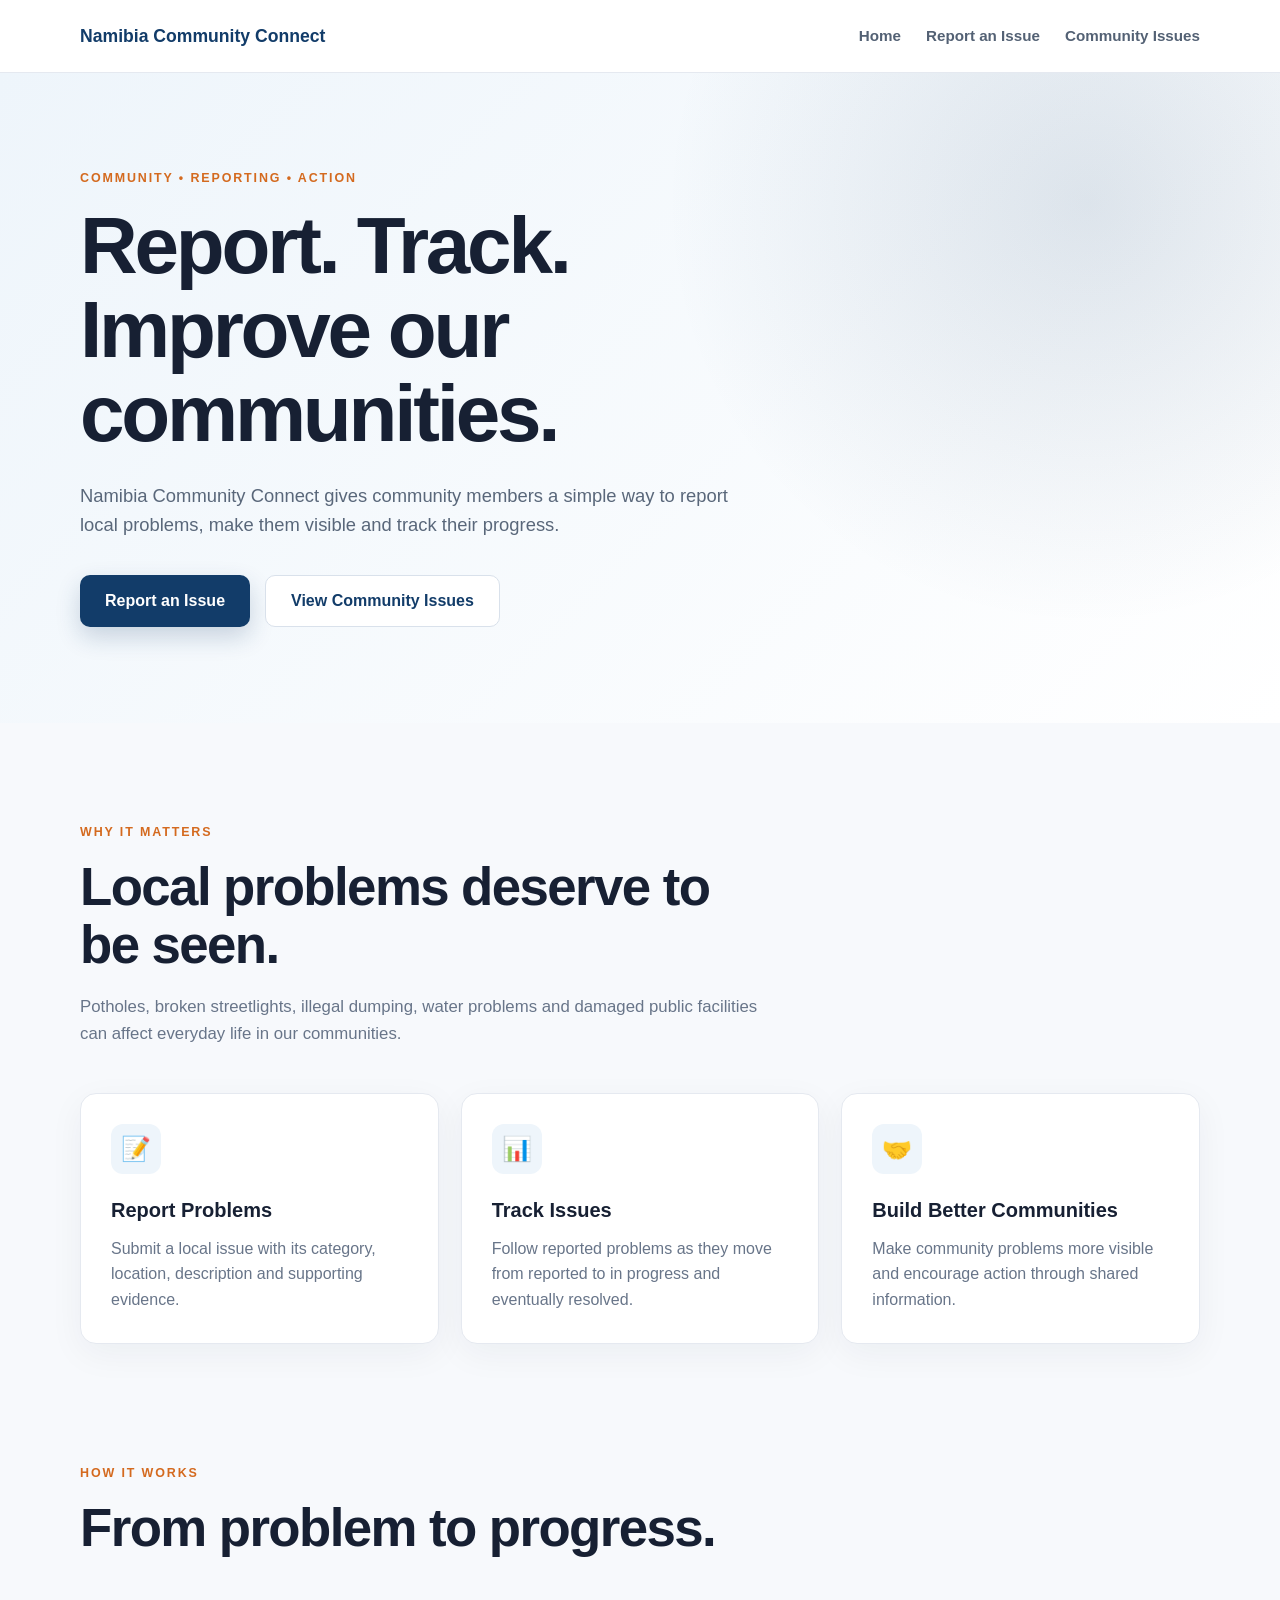
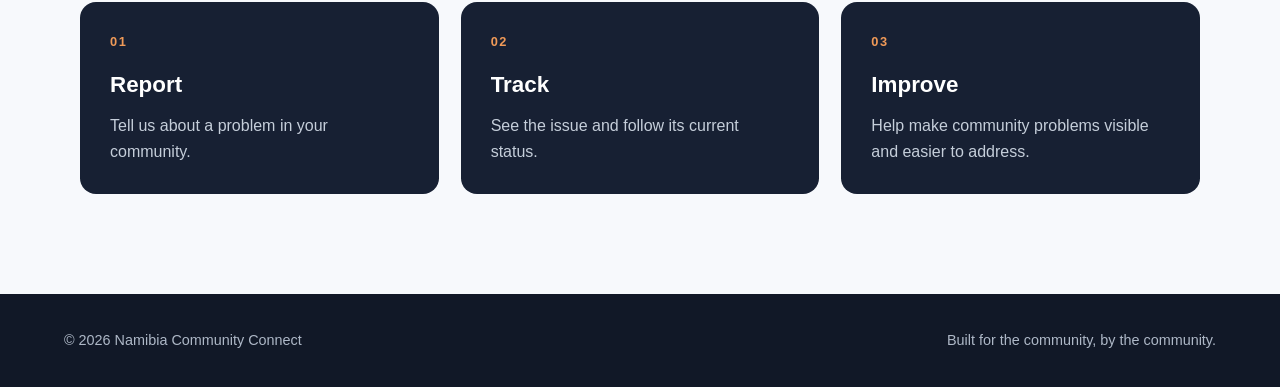
<file: index.html>
<!DOCTYPE html>
<html lang="en">
<head>
    <meta charset="UTF-8">

    <meta
        name="viewport"
        content="width=device-width, initial-scale=1.0"
    >

    <meta
        name="description"
        content="Namibia Community Connect - Report, track and improve community issues."
    >

    <title>Namibia Community Connect</title>
<link rel="stylesheet" href="css/style.css">
</head>

<body>

    <header>
        <nav>
            <div class="logo">
                Namibia Community Connect
            </div>

            <div class="nav-links">
                <a href="index.html">Home</a>
                <a href="#">Report an Issue</a>
                <a href="#">Community Issues</a>
            </div>
        </nav>
    </header>

    <main>

        <section class="hero">

            <div class="hero-content">

                <p class="eyebrow">
                    COMMUNITY • REPORTING • ACTION
                </p>

                <h1>
                    Report. Track. Improve our communities.
                </h1>

                <p class="hero-text">
                    Namibia Community Connect gives community members
                    a simple way to report local problems, make them
                    visible and track their progress.
                </p>

                <div class="hero-buttons">
                    <a href="report.html" class="button primary">
    Report an Issue
</a>
                 

                    <a href="issues.html" class="button secondary">
    View Community Issues
</a>
                </div>

            </div>

        </section>

        <section class="problem">

            <div class="section-heading">

                <p class="eyebrow">
                    WHY IT MATTERS
                </p>

                <h2>
                    Local problems deserve to be seen.
                </h2>

                <p>
                    Potholes, broken streetlights, illegal dumping,
                    water problems and damaged public facilities can
                    affect everyday life in our communities.
                </p>

            </div>

            <div class="feature-grid">

                <article class="feature-card">
                    <div class="icon">📝</div>

                    <h3>
                        Report Problems
                    </h3>

                    <p>
                        Submit a local issue with its category,
                        location, description and supporting evidence.
                    </p>
                </article>

                <article class="feature-card">
                    <div class="icon">📊</div>

                    <h3>
                        Track Issues
                    </h3>

                    <p>
                        Follow reported problems as they move from
                        reported to in progress and eventually resolved.
                    </p>
                </article>

                <article class="feature-card">
                    <div class="icon">🤝</div>

                    <h3>
                        Build Better Communities
                    </h3>

                    <p>
                        Make community problems more visible and
                        encourage action through shared information.
                    </p>
                </article>

            </div>

        </section>

        <section class="how-it-works">

            <div class="section-heading">

                <p class="eyebrow">
                    HOW IT WORKS
                </p>

                <h2>
                    From problem to progress.
                </h2>

            </div>

            <div class="steps">

                <div class="step">
                    <span>01</span>

                    <h3>
                        Report
                    </h3>

                    <p>
                        Tell us about a problem in your community.
                    </p>
                </div>

                <div class="step">
                    <span>02</span>

                    <h3>
                        Track
                    </h3>

                    <p>
                        See the issue and follow its current status.
                    </p>
                </div>

                <div class="step">
                    <span>03</span>

                    <h3>
                        Improve
                    </h3>

                    <p>
                        Help make community problems visible and
                        easier to address.
                    </p>
                </div>

            </div>

        </section>

    </main>

    <footer>

        <p>
            © 2026 Namibia Community Connect
        </p>

        <p>
            Built for the community, by the community.
        </p>

    </footer>

</body>
</html>
</file>
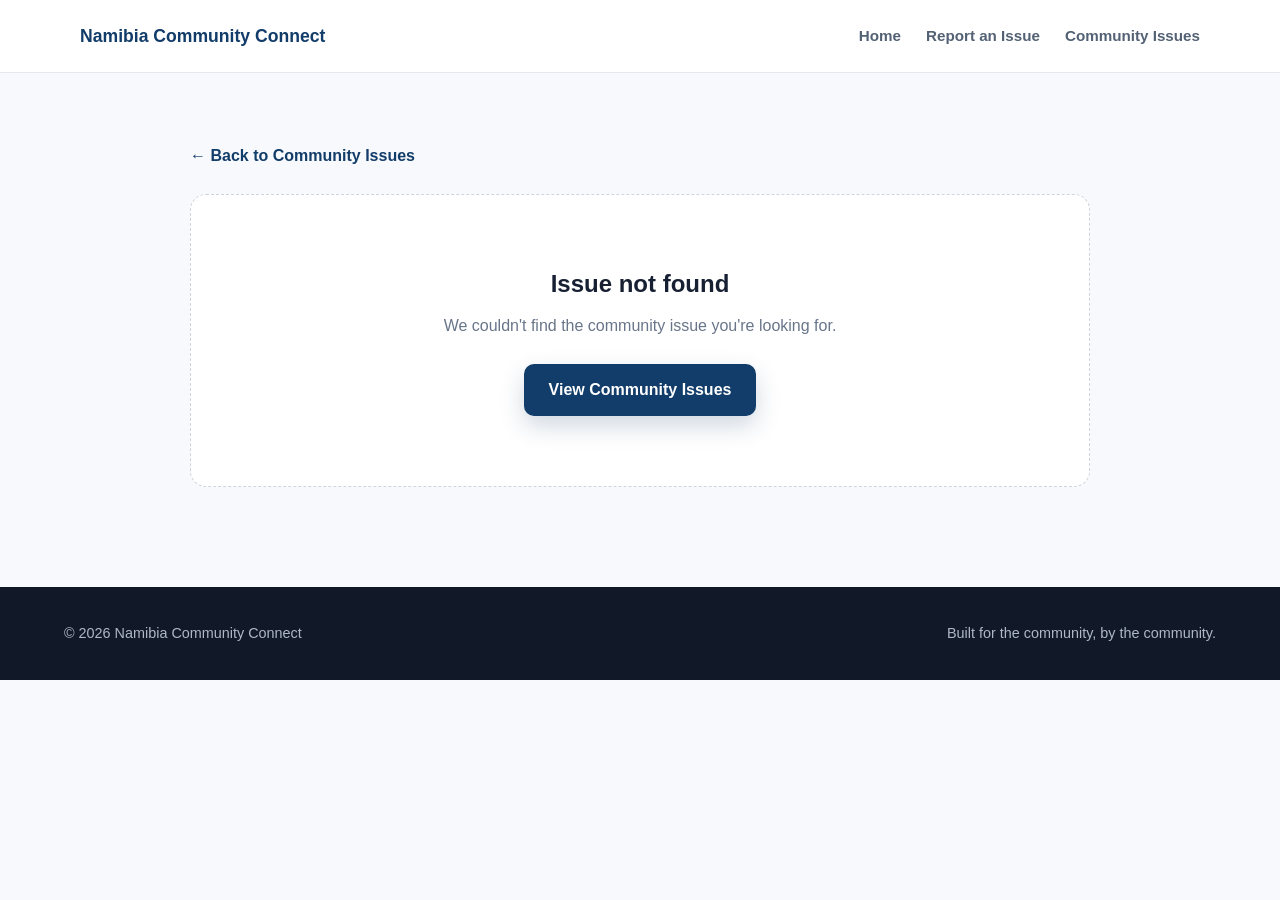
<file: issue.html>
<!DOCTYPE html>
<html lang="en">

<head>
    <meta charset="UTF-8">

    <meta
        name="viewport"
        content="width=device-width, initial-scale=1.0"
    >

    <meta
        name="description"
        content="View details of a community issue."
    >

    <title>Issue Details | Namibia Community Connect</title>

    <link rel="stylesheet" href="css/style.css">
</head>

<body>

    <header>

        <nav>

            <div class="logo">
                Namibia Community Connect
            </div>

            <div class="nav-links">

                <a href="index.html">
                    Home
                </a>

                <a href="report.html">
                    Report an Issue
                </a>

                <a href="issues.html">
                    Community Issues
                </a>

            </div>

        </nav>

    </header>


    <main>

        <section class="issue-details-page">

            <a
                href="issues.html"
                class="back-link"
            >
                ← Back to Community Issues
            </a>


            <div
                id="issueDetails"
                class="issue-details-card"
            >
            </div>


            <div
                id="issueNotFound"
                class="empty-state"
            >

                <h2>
                    Issue not found
                </h2>

                <p>
                    We couldn't find the community issue
                    you're looking for.
                </p>

                <a
                    href="issues.html"
                    class="button primary"
                >
                    View Community Issues
                </a>

            </div>

        </section>

    </main>


    <footer>

        <p>
            © 2026 Namibia Community Connect
        </p>

        <p>
            Built for the community, by the community.
        </p>

    </footer>


    <script src="js/issue.js"></script>

</body>

</html>
</file>
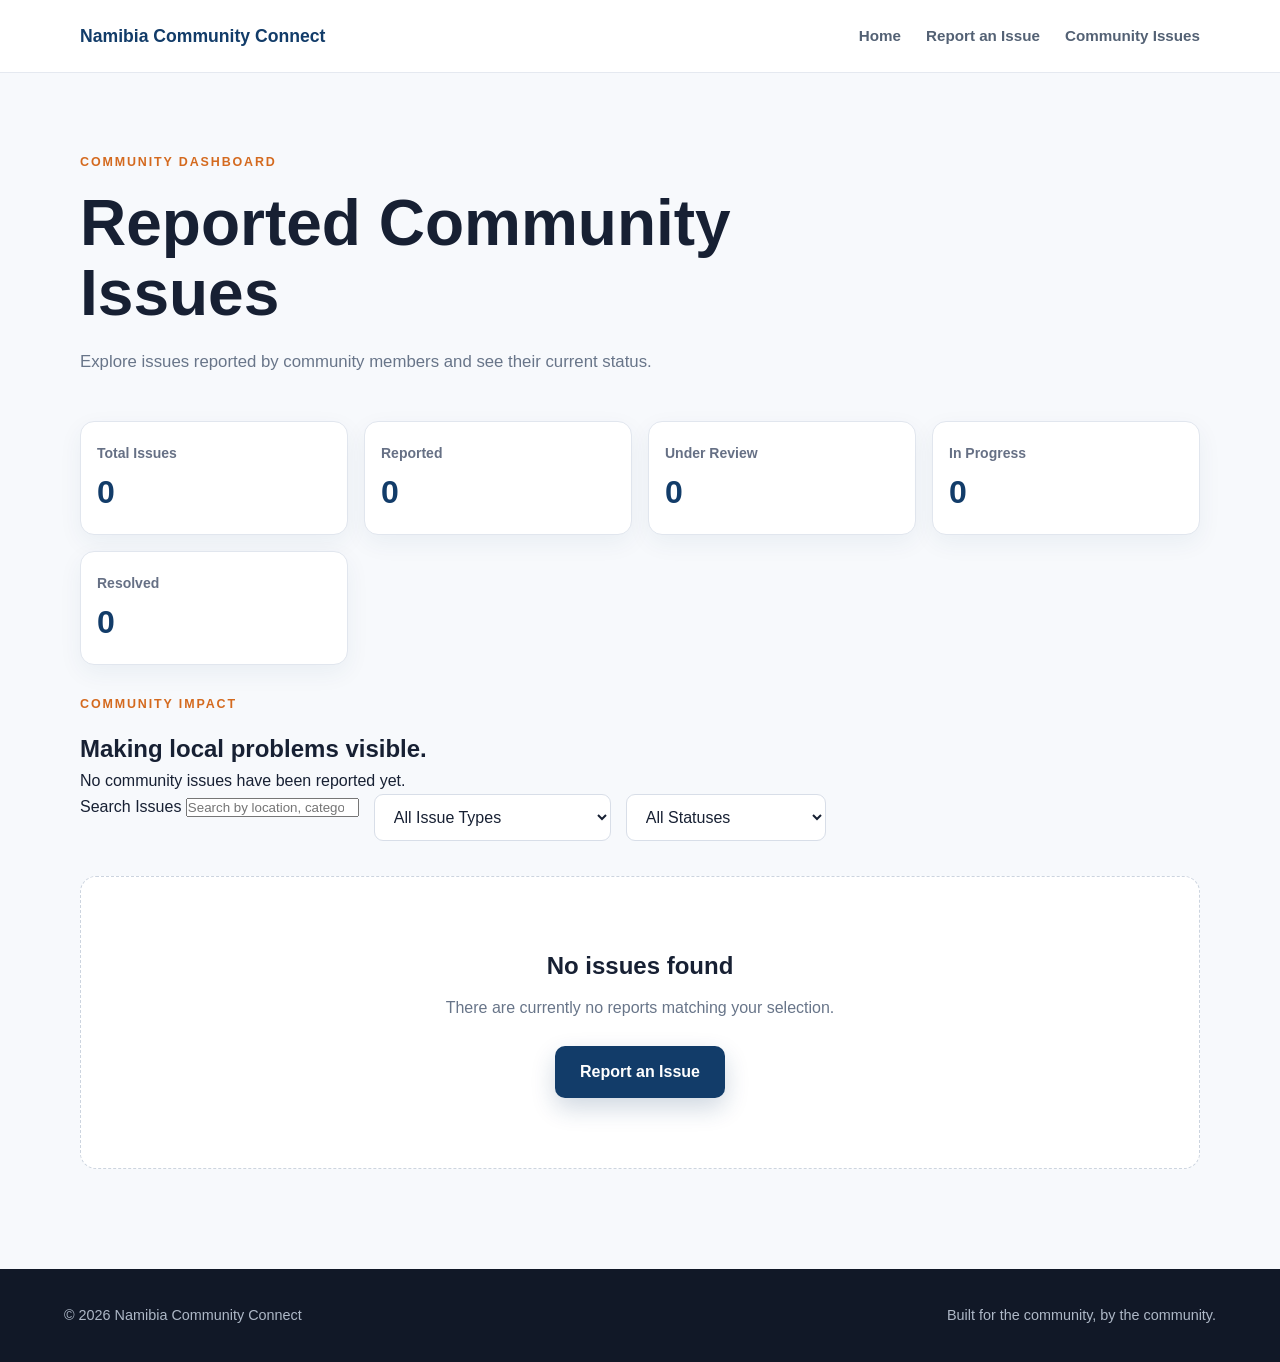
<file: issues.html>
<!DOCTYPE html>
<html lang="en">

<head>
    <meta charset="UTF-8">

    <meta
        name="viewport"
        content="width=device-width, initial-scale=1.0"
    >

    <meta
        name="description"
        content="View community issues reported through Namibia Community Connect."
    >

    <title>Community Issues | Namibia Community Connect</title>

    <link rel="stylesheet" href="css/style.css">
</head>

<body>

    <header>

        <nav>

            <div class="logo">
                Namibia Community Connect
            </div>

            <div class="nav-links">

                <a href="index.html">
                    Home
                </a>

                <a href="report.html">
                    Report an Issue
                </a>

                <a href="issues.html">
                    Community Issues
                </a>

            </div>

        </nav>

    </header>


    <main>

        <section class="issues-page">

            <div class="section-heading">

                <p class="eyebrow">
                    COMMUNITY DASHBOARD
                </p>

                <h1>
                    Reported Community Issues
                </h1>

                <p>
                    Explore issues reported by community members
                    and see their current status.
                </p>

            </div>
<div class="stats-grid">

    <div class="stat-card">
        <span class="stat-label">Total Issues</span>
        <strong id="totalIssues">0</strong>
    </div>

    <div class="stat-card">
        <span class="stat-label">Reported</span>
        <strong id="reportedIssues">0</strong>
    </div>

    <div class="stat-card">
        <span class="stat-label">Under Review</span>
        <strong id="reviewIssues">0</strong>
    </div>

    <div class="stat-card">
        <span class="stat-label">In Progress</span>
        <strong id="progressIssues">0</strong>
    </div>

    <div class="stat-card">
        <span class="stat-label">Resolved</span>
        <strong id="resolvedIssues">0</strong>
    </div>

</div>
<div class="impact-summary">
    <div>
        <p class="eyebrow">COMMUNITY IMPACT</p>
        <h2>Making local problems visible.</h2>
        <p id="impactMessage">
            Community issue data will appear here.
        </p>
    </div>
</div>

            <div class="issue-controls">

<div class="search-box">
    <label for="searchInput">
        Search Issues
    </label>

    <input
        type="search"
        id="searchInput"
        placeholder="Search by location, category, description or Issue ID..."
    >
</div>
                <select id="categoryFilter">

                    <option value="All">
                        All Issue Types
                    </option>

                    <option value="Pothole">
                        Potholes
                    </option>

                    <option value="Broken Streetlight">
                        Broken Streetlights
                    </option>

                    <option value="Water Problem">
                        Water Problems
                    </option>

                    <option value="Illegal Dumping">
                        Illegal Dumping
                    </option>

                    <option value="Damaged Public Facility">
                        Damaged Public Facilities
                    </option>

                    <option value="Blocked Drainage">
                        Blocked Drainage
                    </option>

                    <option value="Other">
                        Other
                    </option>

                </select>


                <select id="statusFilter">

                    <option value="All">
                        All Statuses
                    </option>

                    <option value="Reported">
                        Reported
                    </option>

                    <option value="Under Review">
                        Under Review
                    </option>

                    <option value="In Progress">
                        In Progress
                    </option>

                    <option value="Resolved">
                        Resolved
                    </option>

                </select>

            </div>


            <div
                id="issuesContainer"
                class="issues-grid"
            >
            </div>


            <div
                id="emptyState"
                class="empty-state"
            >

                <h2>
                    No issues found
                </h2>

                <p>
                    There are currently no reports matching
                    your selection.
                </p>

                <a
                    href="report.html"
                    class="button primary"
                >
                    Report an Issue
                </a>

            </div>

        </section>

    </main>


    <footer>

        <p>
            © 2026 Namibia Community Connect
        </p>

        <p>
            Built for the community, by the community.
        </p>

    </footer>


    <script src="js/issues.js"></script>

</body>

</html>
</file>
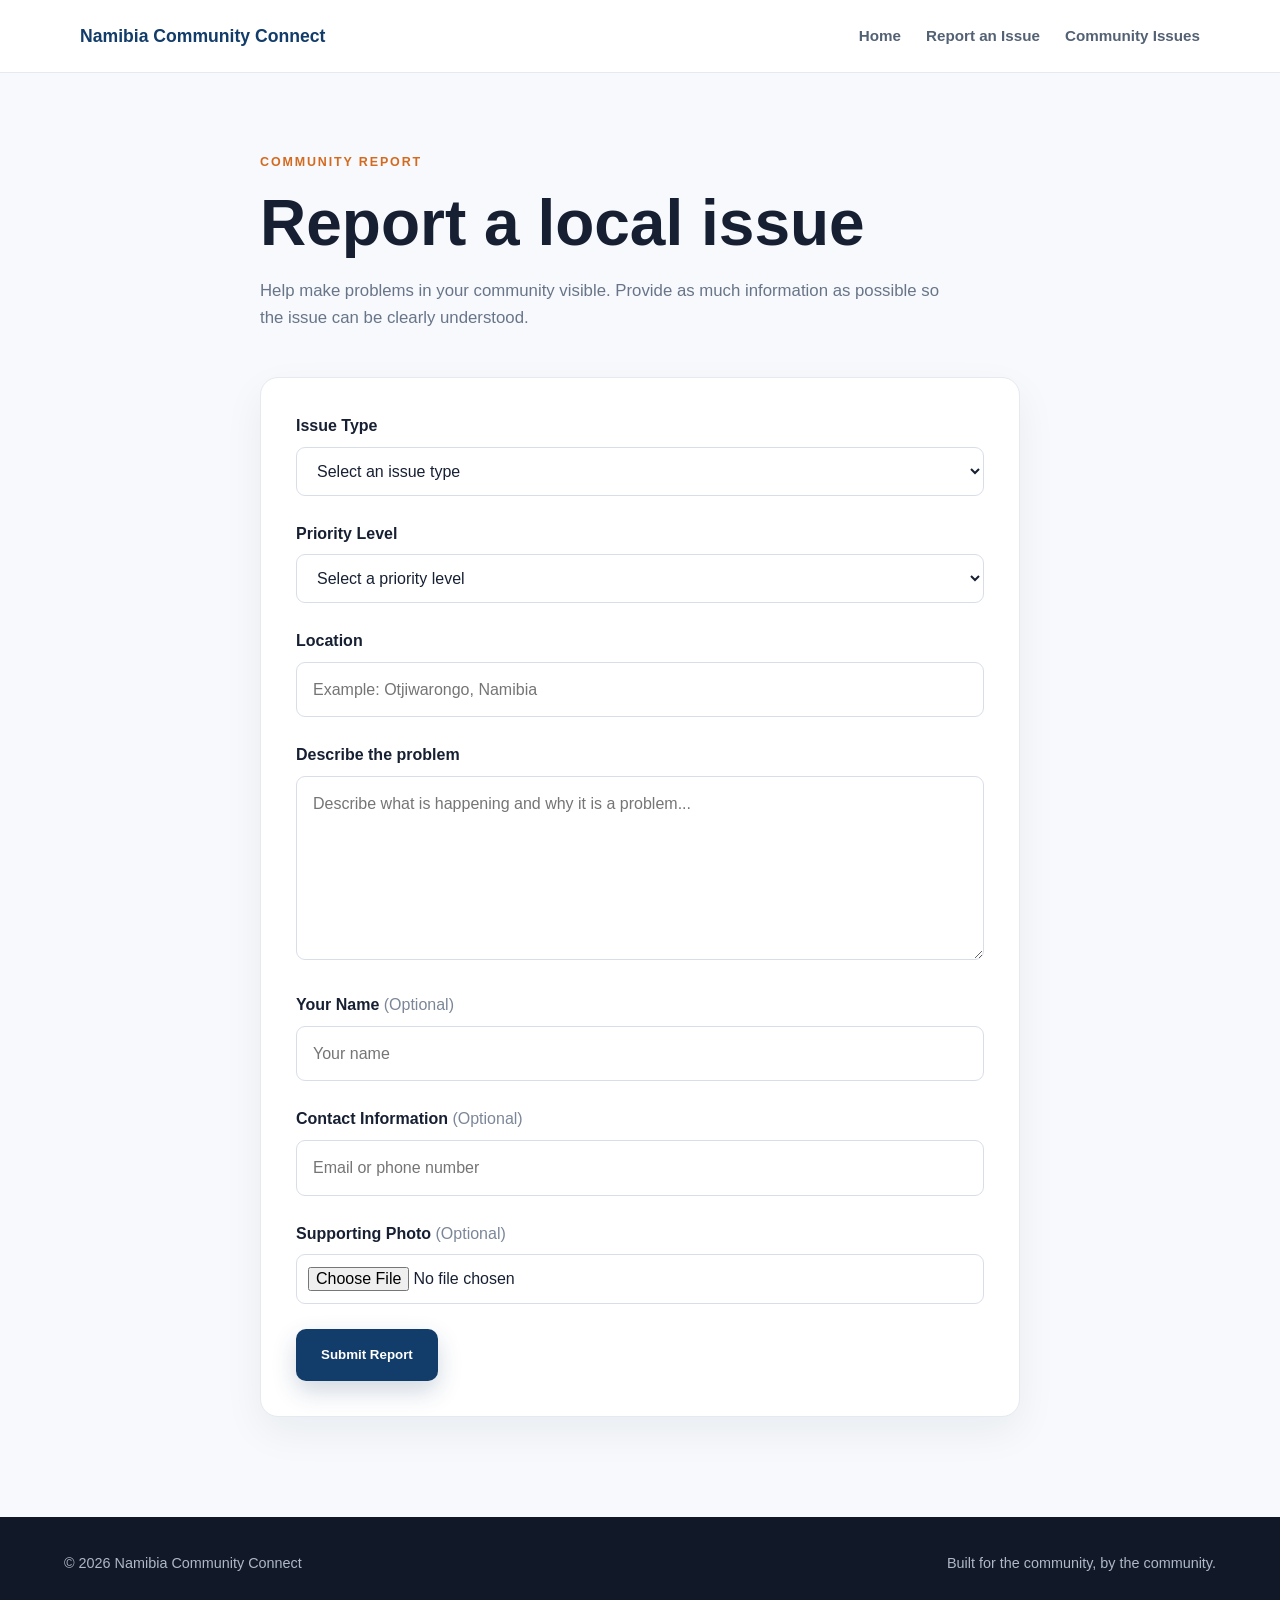
<file: report.html>
<!DOCTYPE html>
<html lang="en">

<head>
    <meta charset="UTF-8">

    <meta
        name="viewport"
        content="width=device-width, initial-scale=1.0"
    >

    <meta
        name="description"
        content="Report a community issue in Namibia."
    >

    <title>Report an Issue | Namibia Community Connect</title>

    <link rel="stylesheet" href="css/style.css">
</head>

<body>

    <header>

        <nav>

            <div class="logo">
                Namibia Community Connect
            </div>

            <div class="nav-links">

                <a href="index.html">
                    Home
                </a>

                <a href="report.html">
                    Report an Issue
                </a>

                <a href="issues.html">
                    Community Issues
                </a>

            </div>

        </nav>

    </header>


    <main>

        <section class="report-page">

            <div class="section-heading">

                <p class="eyebrow">
                    COMMUNITY REPORT
                </p>

                <h1>
                    Report a local issue
                </h1>

                <p>
                    Help make problems in your community visible.
                    Provide as much information as possible so the
                    issue can be clearly understood.
                </p>

            </div>


            <form id="issueForm">

                <div class="form-group">

                    <label for="category">
                        Issue Type
                    </label>

                    <select
                        id="category"
                        name="category"
                        required
                    >

                        <option value="">
                            Select an issue type
                        </option>

                        <option value="Pothole">
                            Pothole
                        </option>

                        <option value="Broken Streetlight">
                            Broken Streetlight
                        </option>

                        <option value="Water Problem">
                            Water Problem
                        </option>

                        <option value="Illegal Dumping">
                            Illegal Dumping
                        </option>

                        <option value="Damaged Public Facility">
                            Damaged Public Facility
                        </option>

                        <option value="Blocked Drainage">
                            Blocked Drainage
                        </option>

                        <option value="Other">
                            Other
                        </option>

                    </select>

                </div>


            <div class="form-group">

                <label for="priority">
                    Priority Level
                </label>

                <select
                    id="priority"
                    name="priority"
                    required
                >

                    <option value="">
                        Select a priority level
                    </option>

                    <option value="Low">
                        Low — Minor issue
                    </option>

                    <option value="Medium">
                        Medium — Needs attention
                    </option>

                    <option value="High">
                        High — Urgent attention needed
                    </option>

                </select>

            </div>

                <div class="form-group">

                    <label for="location">
                        Location
                    </label>

                    <input
                        type="text"
                        id="location"
                        name="location"
                        placeholder="Example: Otjiwarongo, Namibia"
                        required
                    >

                </div>


                <div class="form-group">

                    <label for="description">
                        Describe the problem
                    </label>

                    <textarea
                        id="description"
                        name="description"
                        rows="6"
                        placeholder="Describe what is happening and why it is a problem..."
                        required
                    ></textarea>

                </div>


                <div class="form-group">

                    <label for="reporter">
                        Your Name
                        <span>(Optional)</span>
                    </label>

                    <input
                        type="text"
                        id="reporter"
                        name="reporter"
                        placeholder="Your name"
                    >

                </div>


                <div class="form-group">

                    <label for="contact">
                        Contact Information
                        <span>(Optional)</span>
                    </label>

                    <input
                        type="text"
                        id="contact"
                        name="contact"
                        placeholder="Email or phone number"
                    >

                </div>


                <div class="form-group">

                    <label for="photo">
                        Supporting Photo
                        <span>(Optional)</span>
                    </label>

                    <input
                        type="file"
                        id="photo"
                        name="photo"
                        accept="image/*"
                    >

                </div>


                <button
                    type="submit"
                    class="button primary"
                >
                    Submit Report
                </button>

            </form>

        </section>

    </main>


    <footer>

        <p>
            © 2026 Namibia Community Connect
        </p>

        <p>
            Built for the community, by the community.
        </p>

    </footer>


    <script src="js/report.js"></script>

</body>

</html>
</file>
<file: css/style.css>
/* =========================================
   NAMIBIA COMMUNITY CONNECT
   Main Stylesheet
   ========================================= */

/* ---------- Base ---------- */

* {
    margin: 0;
    padding: 0;
    box-sizing: border-box;
}

html {
    scroll-behavior: smooth;
}

body {
    font-family: Arial, Helvetica, sans-serif;
    line-height: 1.6;
    background: #f7f9fc;
    color: #172033;
}

a {
    text-decoration: none;
    color: inherit;
}

.container {
    width: min(1120px, 92%);
    margin: 0 auto;
}

/* ---------- Navigation ---------- */

header {
    background: #ffffff;
    border-bottom: 1px solid #e5e9f0;
    position: sticky;
    top: 0;
    z-index: 1000;
}

nav {
    width: min(1120px, 92%);
    margin: 0 auto;
    min-height: 72px;

    display: flex;
    align-items: center;
    justify-content: space-between;

    gap: 30px;
}

.logo {
    font-size: 1.1rem;
    font-weight: 800;
    color: #123c69;
}

.nav-links {
    display: flex;
    align-items: center;
    gap: 25px;
}

.nav-links a {
    font-size: 0.95rem;
    font-weight: 600;
    color: #536174;
    transition: 0.2s ease;
}

.nav-links a:hover {
    color: #123c69;
}

/* ---------- Hero ---------- */

.hero {
    min-height: 650px;

    display: flex;
    align-items: center;

    background:
        radial-gradient(
            circle at 85% 20%,
            rgba(18, 60, 105, 0.12),
            transparent 35%
        ),
        linear-gradient(
            135deg,
            #eef5fb,
            #ffffff
        );
}

.hero-content {
    width: min(1120px, 92%);
    margin: 0 auto;
    padding: 90px 0;
}

.eyebrow {
    margin-bottom: 15px;

    font-size: 0.78rem;
    font-weight: 800;
    letter-spacing: 0.15em;

    color: #d46a1f;
}

.hero h1 {
    max-width: 760px;

    font-size: clamp(2.5rem, 7vw, 5rem);
    line-height: 1.05;

    letter-spacing: -0.04em;

    margin-bottom: 25px;
}

.hero-text {
    max-width: 650px;

    font-size: 1.15rem;
    color: #59677a;

    margin-bottom: 35px;
}

/* ---------- Buttons ---------- */

.hero-buttons {
    display: flex;
    flex-wrap: wrap;
    gap: 15px;
}

.button {
    display: inline-flex;

    align-items: center;
    justify-content: center;

    min-height: 52px;
    padding: 0 25px;

    border-radius: 10px;

    font-weight: 700;

    transition:
        transform 0.2s ease,
        box-shadow 0.2s ease,
        background 0.2s ease;
}

.button:hover {
    transform: translateY(-2px);
}

.button.primary {
    background: #123c69;
    color: #ffffff;

    box-shadow:
        0 10px 25px rgba(18, 60, 105, 0.2);
}

.button.primary:hover {
    background: #0c2e52;
}

.button.secondary {
    background: #ffffff;
    color: #123c69;

    border: 1px solid #d9e1eb;
}

.button.secondary:hover {
    box-shadow:
        0 8px 20px rgba(20, 35, 55, 0.08);
}

/* ---------- Sections ---------- */

.problem,
.how-it-works {
    width: min(1120px, 92%);
    margin: 0 auto;

    padding: 100px 0;
}

.section-heading {
    max-width: 700px;
    margin-bottom: 45px;
}

.section-heading h2 {
    font-size: clamp(2rem, 5vw, 3.3rem);
    line-height: 1.1;

    margin-bottom: 20px;

    letter-spacing: -0.03em;
}

.section-heading > p:last-child {
    color: #687589;
    font-size: 1.05rem;
}

/* ---------- Feature Cards ---------- */

.feature-grid {
    display: grid;

    grid-template-columns:
        repeat(3, 1fr);

    gap: 22px;
}

.feature-card {
    background: #ffffff;

    border: 1px solid #e5e9f0;
    border-radius: 16px;

    padding: 30px;

    box-shadow:
        0 10px 35px rgba(23, 32, 51, 0.05);

    transition:
        transform 0.2s ease,
        box-shadow 0.2s ease;
}

.feature-card:hover {
    transform: translateY(-5px);

    box-shadow:
        0 18px 45px rgba(23, 32, 51, 0.09);
}

.icon {
    width: 50px;
    height: 50px;

    display: flex;
    align-items: center;
    justify-content: center;

    margin-bottom: 20px;

    border-radius: 12px;

    background: #eef5fb;

    font-size: 1.5rem;
}

.feature-card h3 {
    margin-bottom: 10px;

    font-size: 1.25rem;
}

.feature-card p {
    color: #687589;
}

/* ---------- How It Works ---------- */

.how-it-works {
    padding-top: 20px;
}

.steps {
    display: grid;

    grid-template-columns:
        repeat(3, 1fr);

    gap: 22px;
}

.step {
    padding: 30px;

    background: #172033;
    color: #ffffff;

    border-radius: 16px;
}

.step span {
    display: block;

    margin-bottom: 15px;

    font-size: 0.8rem;
    font-weight: 800;

    letter-spacing: 0.12em;

    color: #f09a58;
}

.step h3 {
    margin-bottom: 10px;

    font-size: 1.4rem;
}

.step p {
    color: #c5ceda;
}

/* ---------- Footer ---------- */

footer {
    padding: 35px 5%;

    display: flex;
    justify-content: space-between;
    align-items: center;

    gap: 20px;

    background: #111827;
    color: #aeb8c7;

    font-size: 0.9rem;
}

/* ---------- Responsive ---------- */

@media (max-width: 800px) {

    nav {
        padding: 15px 0;

        flex-direction: column;
        align-items: flex-start;
    }

    .nav-links {
        width: 100%;

        overflow-x: auto;

        padding-bottom: 5px;
    }

    .hero {
        min-height: auto;
    }

    .hero-content {
        padding: 75px 0;
    }

    .feature-grid,
    .steps {
        grid-template-columns: 1fr;
    }

    footer {
        flex-direction: column;
        align-items: flex-start;
    }
}

@media (max-width: 500px) {

    .hero h1 {
        font-size: 2.6rem;
    }

    .hero-text {
        font-size: 1rem;
    }

    .hero-buttons {
        flex-direction: column;
    }

    .button {
        width: 100%;
    }

    .problem,
    .how-it-works {
        padding: 70px 0;
    }
}
/* ---------- Report Page ---------- */

.report-page {
    width: min(760px, 92%);
    margin: 0 auto;
    padding: 80px 0 100px;
}

.report-page h1 {
    font-size: clamp(2.3rem, 6vw, 4rem);
    line-height: 1.1;
    margin-bottom: 20px;
}

#issueForm {
    background: #ffffff;

    padding: 35px;

    border: 1px solid #e5e9f0;
    border-radius: 18px;

    box-shadow:
        0 15px 40px rgba(23, 32, 51, 0.06);
}

.form-group {
    margin-bottom: 25px;
}

.form-group label {
    display: block;

    margin-bottom: 8px;

    font-weight: 700;
}

.form-group label span {
    font-weight: 400;
    color: #7b8798;
}

.form-group input,
.form-group select,
.form-group textarea {
    width: 100%;

    padding: 14px 16px;

    border: 1px solid #d8dee8;
    border-radius: 9px;

    background: #ffffff;

    color: #172033;

    font: inherit;

    outline: none;

    transition:
        border-color 0.2s ease,
        box-shadow 0.2s ease;
}

.form-group input:focus,
.form-group select:focus,
.form-group textarea:focus {
    border-color: #123c69;

    box-shadow:
        0 0 0 3px rgba(18, 60, 105, 0.1);
}

.form-group textarea {
    resize: vertical;
}

.form-group input[type="file"] {
    padding: 11px;
}

#issueForm .button {
    border: none;
    cursor: pointer;
}

@media (max-width: 600px) {

    #issueForm {
        padding: 25px 20px;
    }

    .report-page {
        padding-top: 60px;
    }
}
/* ---------- Issues Dashboard ---------- */

.issues-page {
    width: min(1120px, 92%);
    margin: 0 auto;
    padding: 80px 0 100px;
}

.issues-page h1 {
    font-size: clamp(2.3rem, 6vw, 4rem);
    line-height: 1.1;
    margin-bottom: 20px;
}

.issue-controls {
    display: flex;
    flex-wrap: wrap;
    gap: 15px;
    margin-bottom: 35px;
}

.issue-controls select {
    min-width: 200px;

    padding: 13px 15px;

    border: 1px solid #d8dee8;
    border-radius: 9px;

    background: #ffffff;

    color: #172033;

    font: inherit;
}

.issues-grid {
    display: grid;

    grid-template-columns:
        repeat(2, 1fr);

    gap: 22px;
}

.issue-card {
    background: #ffffff;

    padding: 28px;

    border: 1px solid #e5e9f0;
    border-radius: 16px;

    box-shadow:
        0 10px 35px rgba(23, 32, 51, 0.05);

    transition:
        transform 0.2s ease,
        box-shadow 0.2s ease;
}

.issue-card:hover {
    transform: translateY(-4px);

    box-shadow:
        0 16px 40px rgba(23, 32, 51, 0.09);
}

.issue-card-top {
    display: flex;
    align-items: center;
    justify-content: space-between;

    gap: 15px;

    margin-bottom: 20px;
}

.issue-category {
    font-size: 0.78rem;
    font-weight: 800;

    text-transform: uppercase;
    letter-spacing: 0.06em;

    color: #d46a1f;
}

.issue-status {
    padding: 6px 10px;

    border-radius: 20px;

    background: #eef5fb;

    color: #123c69;

    font-size: 0.78rem;
    font-weight: 700;
}

.issue-card h3 {
    margin-bottom: 10px;

    font-size: 1.35rem;
}

.issue-card p {
    color: #687589;

    margin-bottom: 25px;
}

.issue-card-bottom {
    display: flex;
    justify-content: space-between;

    gap: 15px;

    padding-top: 18px;

    border-top: 1px solid #edf0f4;

    font-size: 0.85rem;

    color: #7b8798;
}

.issue-card-bottom strong {
    color: #123c69;
}

.empty-state {
    display: none;

    text-align: center;

    padding: 70px 20px;

    background: #ffffff;

    border: 1px dashed #ccd4df;
    border-radius: 16px;
}

.empty-state h2 {
    margin-bottom: 10px;
}

.empty-state p {
    color: #687589;

    margin-bottom: 25px;
}

@media (max-width: 700px) {

    .issues-grid {
        grid-template-columns: 1fr;
    }

    .issue-controls {
        flex-direction: column;
    }

    .issue-controls select {
        width: 100%;
    }

    .issue-card-top,
    .issue-card-bottom {
        align-items: flex-start;
    }
}
/* ---------- Issue Details ---------- */

.issue-details-page {
    width: min(900px, 92%);
    margin: 0 auto;

    padding: 70px 0 100px;
}

.back-link {
    display: inline-block;

    margin-bottom: 25px;

    color: #123c69;

    font-weight: 700;
}

.issue-details-card {
    background: #ffffff;

    padding: 40px;

    border: 1px solid #e5e9f0;
    border-radius: 18px;

    box-shadow:
        0 15px 45px rgba(23, 32, 51, 0.07);
}

.details-header {
    display: flex;

    align-items: flex-start;
    justify-content: space-between;

    gap: 25px;

    padding-bottom: 30px;

    border-bottom: 1px solid #edf0f4;
}

.details-header h1 {
    font-size: clamp(2rem, 5vw, 3.5rem);

    line-height: 1.1;

    margin-bottom: 8px;
}

.issue-id {
    color: #7b8798;

    font-size: 0.9rem;

    font-weight: 700;
}

.issue-status.large {
    padding: 9px 15px;

    white-space: nowrap;
}

.details-section {
    padding: 30px 0;

    border-bottom: 1px solid #edf0f4;
}

.details-section:last-child {
    border-bottom: none;
}

.details-section h2 {
    margin-bottom: 12px;

    font-size: 1.2rem;
}

.details-section p {
    color: #687589;

    font-size: 1.05rem;
}

.details-grid {
    display: grid;

    grid-template-columns:
        repeat(2, 1fr);

    gap: 20px;
}

.details-grid > div {
    padding: 20px;

    background: #f7f9fc;

    border-radius: 10px;
}

.detail-label {
    display: block;

    margin-bottom: 5px;

    color: #7b8798;

    font-size: 0.8rem;

    text-transform: uppercase;

    letter-spacing: 0.06em;
}

.details-grid strong {
    color: #172033;
}

.status-timeline {
    display: flex;

    align-items: center;

    justify-content: space-between;

    gap: 8px;

    margin-top: 30px;
}

.timeline-step {
    display: flex;

    flex-direction: column;

    align-items: center;

    gap: 8px;

    text-align: center;

    color: #8a96a6;
}

.timeline-step span {
    width: 40px;
    height: 40px;

    display: flex;

    align-items: center;
    justify-content: center;

    border-radius: 50%;

    background: #edf0f4;

    font-weight: 800;
}

.timeline-step.active {
    color: #123c69;
}

.timeline-step.active span {
    background: #123c69;

    color: #ffffff;
}

.timeline-line {
    height: 2px;

    flex: 1;

    background: #e1e6ed;
}

@media (max-width: 700px) {

    .issue-details-card {
        padding: 25px 20px;
    }

    .details-header {
        flex-direction: column;
    }

    .details-grid {
        grid-template-columns: 1fr;
    }

    .status-timeline {
        align-items: stretch;

        flex-direction: column;
    }

    .timeline-step {
        flex-direction: row;

        text-align: left;
    }

    .timeline-line {
        width: 2px;

        height: 20px;

        flex: none;

        margin-left: 19px;
    }
}
/* ---------- Status Controls ---------- */

.status-help {
    margin-bottom: 20px;
}

.status-controls {
    display: flex;

    flex-wrap: wrap;

    gap: 12px;

    margin-top: 20px;
}

.status-controls select {
    min-width: 220px;

    padding: 13px 15px;

    border: 1px solid #d8dee8;

    border-radius: 9px;

    background: #ffffff;

    color: #172033;

    font: inherit;
}

.status-controls .button {
    border: none;

    cursor: pointer;
}
/* ---------- Issue Photo ---------- */

.issue-photo {
    display: block;
    width: 100%;
    max-width: 700px;
    max-height: 500px;
    object-fit: cover;
    border-radius: 12px;
    margin-top: 15px;
    border: 1px solid #d8dee8;
}
/* ---------- Dashboard Statistics ---------- */

.stats-grid {
    display: grid;
    grid-template-columns: repeat(4, 1fr);
    gap: 20px;
    margin: 30px 0;
}

.stat-card {
    background: #ffffff;
    border: 1px solid #e1e6ee;
    border-radius: 14px;
    padding: 24px;
    box-shadow: 0 8px 24px rgba(18, 60, 105, 0.06);
}

.stat-label {
    display: block;
    font-size: 14px;
    font-weight: 600;
    color: #667085;
    margin-bottom: 10px;
}

.stat-card strong {
    display: block;
    font-size: 34px;
    line-height: 1;
    color: #123c69;
}
/* ---------- Photo Evidence Indicator ---------- */

.photo-indicator {
    display: inline-block;
    margin-top: 15px;
    padding: 7px 11px;
    background: #f3f7fb;
    color: #123c69;
    border-radius: 7px;
    font-size: 13px;
    font-weight: 600;
}
/* =================================
   STEP 17: ISSUE CARD IMPROVEMENTS
================================= */

.issue-card {
    background: #ffffff;
    border: 1px solid #e1e6ee;
    border-radius: 16px;
    padding: 24px;
    box-shadow: 0 8px 24px rgba(18, 60, 105, 0.06);
    transition: transform 0.2s ease,
                box-shadow 0.2s ease;
    cursor: pointer;
    overflow-wrap: anywhere;
}

.issue-card:hover {
    transform: translateY(-4px);
    box-shadow: 0 14px 30px rgba(18, 60, 105, 0.12);
}

.issue-card h3 {
    color: #123c69;
    font-size: 20px;
    line-height: 1.4;
    margin: 18px 0 10px;
}

.issue-card p {
    color: #475467;
    font-size: 15px;
    line-height: 1.7;
    margin-bottom: 20px;
}

.issue-card-top {
    display: flex;
    justify-content: space-between;
    align-items: center;
    flex-wrap: wrap;
    gap: 10px;
}

.issue-category,
.issue-status {
    display: inline-block;
    padding: 7px 11px;
    border-radius: 8px;
    font-size: 12px;
    font-weight: 700;
}

.issue-category {
    background: #edf4fc;
    color: #123c69;
}

.issue-status {
    background: #fff3df;
    color: #8a4b08;
}

.issue-card-info {
    display: grid;
    grid-template-columns: repeat(2, minmax(0, 1fr));
    gap: 18px;
    border-top: 1px solid #e1e6ee;
    padding-top: 18px;
    margin-top: 18px;
}

.issue-card-info > div {
    min-width: 0;
}

.issue-card-info .detail-label {
    display: block;
    margin-bottom: 6px;
}

.issue-card-info strong {
    display: block;
    color: #172033;
    font-size: 13px;
    line-height: 1.5;
    overflow-wrap: anywhere;
}

.view-details {
    color: #2563eb;
    font-size: 14px;
    font-weight: 700;
    margin-top: 22px;
}

.issue-card:hover .view-details {
    text-decoration: underline;
}

@media (max-width: 480px) {
    .issue-card {
        padding: 18px;
    }

    .issue-card-info {
        gap: 14px 10px;
    }

    .issue-card h3 {
        font-size: 18px;
    }
}
/* =====================================
   MOBILE DASHBOARD STATISTICS FIX
===================================== */

.stats-grid {
    display: grid;
    grid-template-columns: repeat(4, minmax(0, 1fr));
    gap: 16px;
    width: 100%;
    box-sizing: border-box;
}

.stat-card {
    min-width: 0;
    box-sizing: border-box;
    padding: 22px 16px;
}

.stat-label {
    display: block;
    font-size: 14px;
    line-height: 1.4;
    overflow-wrap: normal;
    word-break: normal;
}

.stat-card strong {
    font-size: 32px;
    line-height: 1.2;
}

/* Tablets and mobile phones */

@media (max-width: 768px) {
    .stats-grid {
        grid-template-columns: repeat(2, minmax(0, 1fr));
        gap: 14px;
    }

    .stat-card {
        padding: 18px 14px;
        min-height: 105px;
    }

    .stat-label {
        font-size: 14px;
        line-height: 1.4;
    }

    .stat-card strong {
        font-size: 30px;
        margin-top: 10px;
    }
}

/* Very narrow phones */

@media (max-width: 380px) {
    .stats-grid {
        grid-template-columns: repeat(2, minmax(0, 1fr));
        gap: 10px;
    }

    .stat-card {
        padding: 14px 12px;
        min-height: 95px;
    }

    .stat-label {
        font-size: 12px;
    }

    .stat-card strong {
        font-size: 26px;
    }
}

/* =====================================
   STEP 18B: MOBILE NAVIGATION
===================================== */

@media (max-width: 600px) {

    header {
        padding: 18px 20px;
    }

    .nav-container {
        flex-direction: column;
        align-items: flex-start;
        gap: 18px;
    }

    .logo {
        font-size: 21px;
        line-height: 1.35;
    }

    nav {
        width: 100%;
    }

    nav ul {
        display: flex;
        flex-wrap: wrap;
        gap: 12px 20px;
        padding: 0;
        margin: 0;
    }

    nav ul li {
        list-style: none;
    }

    nav ul li a {
        font-size: 14px;
    }

}

/* =========================================
   NAMIBIA COMMUNITY CONNECT
   PROFESSIONAL ISSUE CARD DESIGN
========================================= */

.issues-grid {
    display: grid;
    grid-template-columns: repeat(2, minmax(0, 1fr));
    gap: 22px;
    align-items: stretch;
}

.issue-card {
    position: relative;
    display: flex;
    flex-direction: column;
    min-width: 0;
    box-sizing: border-box;
    padding: 24px;
    background: #ffffff;
    border: 1px solid #e2e8f0;
    border-radius: 18px;
    box-shadow: 0 5px 18px rgba(18, 60, 105, 0.06);
    overflow-wrap: anywhere;
    cursor: pointer;
    transition: border-color 0.2s ease,
                box-shadow 0.2s ease,
                transform 0.2s ease;
}

.issue-card:hover {
    transform: translateY(-3px);
    border-color: #b7cce5;
    box-shadow: 0 12px 28px rgba(18, 60, 105, 0.12);
}

.issue-card:focus-within {
    outline: 2px solid #2563eb;
    outline-offset: 3px;
}

.issue-card-top {
    display: flex;
    align-items: flex-start;
    justify-content: space-between;
    flex-wrap: wrap;
    gap: 9px;
    margin-bottom: 18px;
}

.issue-category,
.issue-status {
    display: inline-flex;
    align-items: center;
    max-width: 100%;
    box-sizing: border-box;
    padding: 7px 10px;
    border-radius: 8px;
    font-size: 12px;
    line-height: 1.4;
    font-weight: 700;
    overflow-wrap: anywhere;
}

.issue-category {
    background: #edf4fc;
    color: #123c69;
}

.issue-status {
    background: #eef5fb;
    color: #123c69;
}

/* Status-specific colours */

.issue-status:has(+ .unused-status-marker) {
    background: #eef5fb;
}

.issue-card h3 {
    margin: 0 0 12px;
    color: #123c69;
    font-size: 20px;
    line-height: 1.4;
    overflow-wrap: anywhere;
}

.issue-card p {
    margin: 0 0 20px;
    color: #526174;
    font-size: 14px;
    line-height: 1.7;
    overflow-wrap: anywhere;
}

.issue-card-info {
    display: grid;
    grid-template-columns: repeat(2, minmax(0, 1fr));
    gap: 18px 14px;
    margin-top: auto;
    padding-top: 18px;
    border-top: 1px solid #e8edf3;
}

.issue-card-info > div {
    min-width: 0;
}

.issue-card-info .detail-label {
    display: block;
    margin-bottom: 6px;
    color: #778397;
    font-size: 11px;
    line-height: 1.4;
    font-weight: 700;
    text-transform: uppercase;
    letter-spacing: 0.045em;
}

.issue-card-info strong {
    display: block;
    color: #25364a;
    font-size: 13px;
    line-height: 1.55;
    overflow-wrap: anywhere;
    word-break: normal;
}

.photo-indicator {
    margin-top: 16px;
    padding: 10px 12px;
    border: 1px solid #d9e8f7;
    border-radius: 9px;
    background: #f3f8fd;
    color: #245783;
    font-size: 12px;
    font-weight: 600;
    line-height: 1.5;
}

.view-details {
    margin-top: 20px;
    padding-top: 15px;
    border-top: 1px solid #edf0f4;
    color: #2563eb;
    font-size: 14px;
    font-weight: 700;
}

.issue-card:hover .view-details {
    text-decoration: underline;
}

@media (max-width: 700px) {
    .issues-grid {
        grid-template-columns: minmax(0, 1fr);
        gap: 16px;
    }

    .issue-card {
        padding: 20px;
        border-radius: 15px;
    }

    .issue-card h3 {
        font-size: 19px;
    }
}

@media (max-width: 360px) {
    .issue-card {
        padding: 16px;
    }

    .issue-card-info {
        gap: 14px 10px;
    }
}

@media (prefers-reduced-motion: reduce) {
    .issue-card {
        transition: none;
    }

    .issue-card:hover {
        transform: none;
    }
}


/* ==========================================
   PRIORITY COLOURS — COMMUNITY ISSUE CARDS
   ========================================== */

.issue-card.priority-high {
  border-left: 6px solid #dc2626 !important;
  background: linear-gradient(110deg, #fff1f2 0%, #ffffff 75%) !important;
}

.issue-card.priority-medium {
  border-left: 6px solid #d97706 !important;
  background: linear-gradient(110deg, #fffbeb 0%, #ffffff 75%) !important;
}

.issue-card.priority-low {
  border-left: 6px solid #2563eb !important;
  background: linear-gradient(110deg, #eff6ff 0%, #ffffff 75%) !important;
}

.issue-card.priority-not-set {
  border-left: 6px solid #64748b !important;
  background: linear-gradient(110deg, #f1f5f9 0%, #ffffff 75%) !important;
}

.issue-card.priority-high,
.issue-card.priority-medium,
.issue-card.priority-low,
.issue-card.priority-not-set {
  border-radius: 12px;
  transition: box-shadow 0.2s ease, transform 0.2s ease;
}

.issue-card.priority-high:hover,
.issue-card.priority-medium:hover,
.issue-card.priority-low:hover,
.issue-card.priority-not-set:hover {
  box-shadow: 0 6px 18px rgba(15, 23, 42, 0.10);
  transform: translateY(-2px);
}

.issue-card .priority-value-high {
  display: inline-block;
  padding: 3px 9px;
  border-radius: 20px;
  color: #991b1b;
  background: #fee2e2;
}

.issue-card .priority-value-medium {
  display: inline-block;
  padding: 3px 9px;
  border-radius: 20px;
  color: #92400e;
  background: #fef3c7;
}

.issue-card .priority-value-low {
  display: inline-block;
  padding: 3px 9px;
  border-radius: 20px;
  color: #1e40af;
  background: #dbeafe;
}

.issue-card .priority-value-not-set {
  display: inline-block;
  padding: 3px 9px;
  border-radius: 20px;
  color: #475569;
  background: #e2e8f0;
}

@media (max-width: 600px) {
  .issue-card.priority-high,
  .issue-card.priority-medium,
  .issue-card.priority-low,
  .issue-card.priority-not-set {
    border-left-width: 5px !important;
  }
}
</file>
